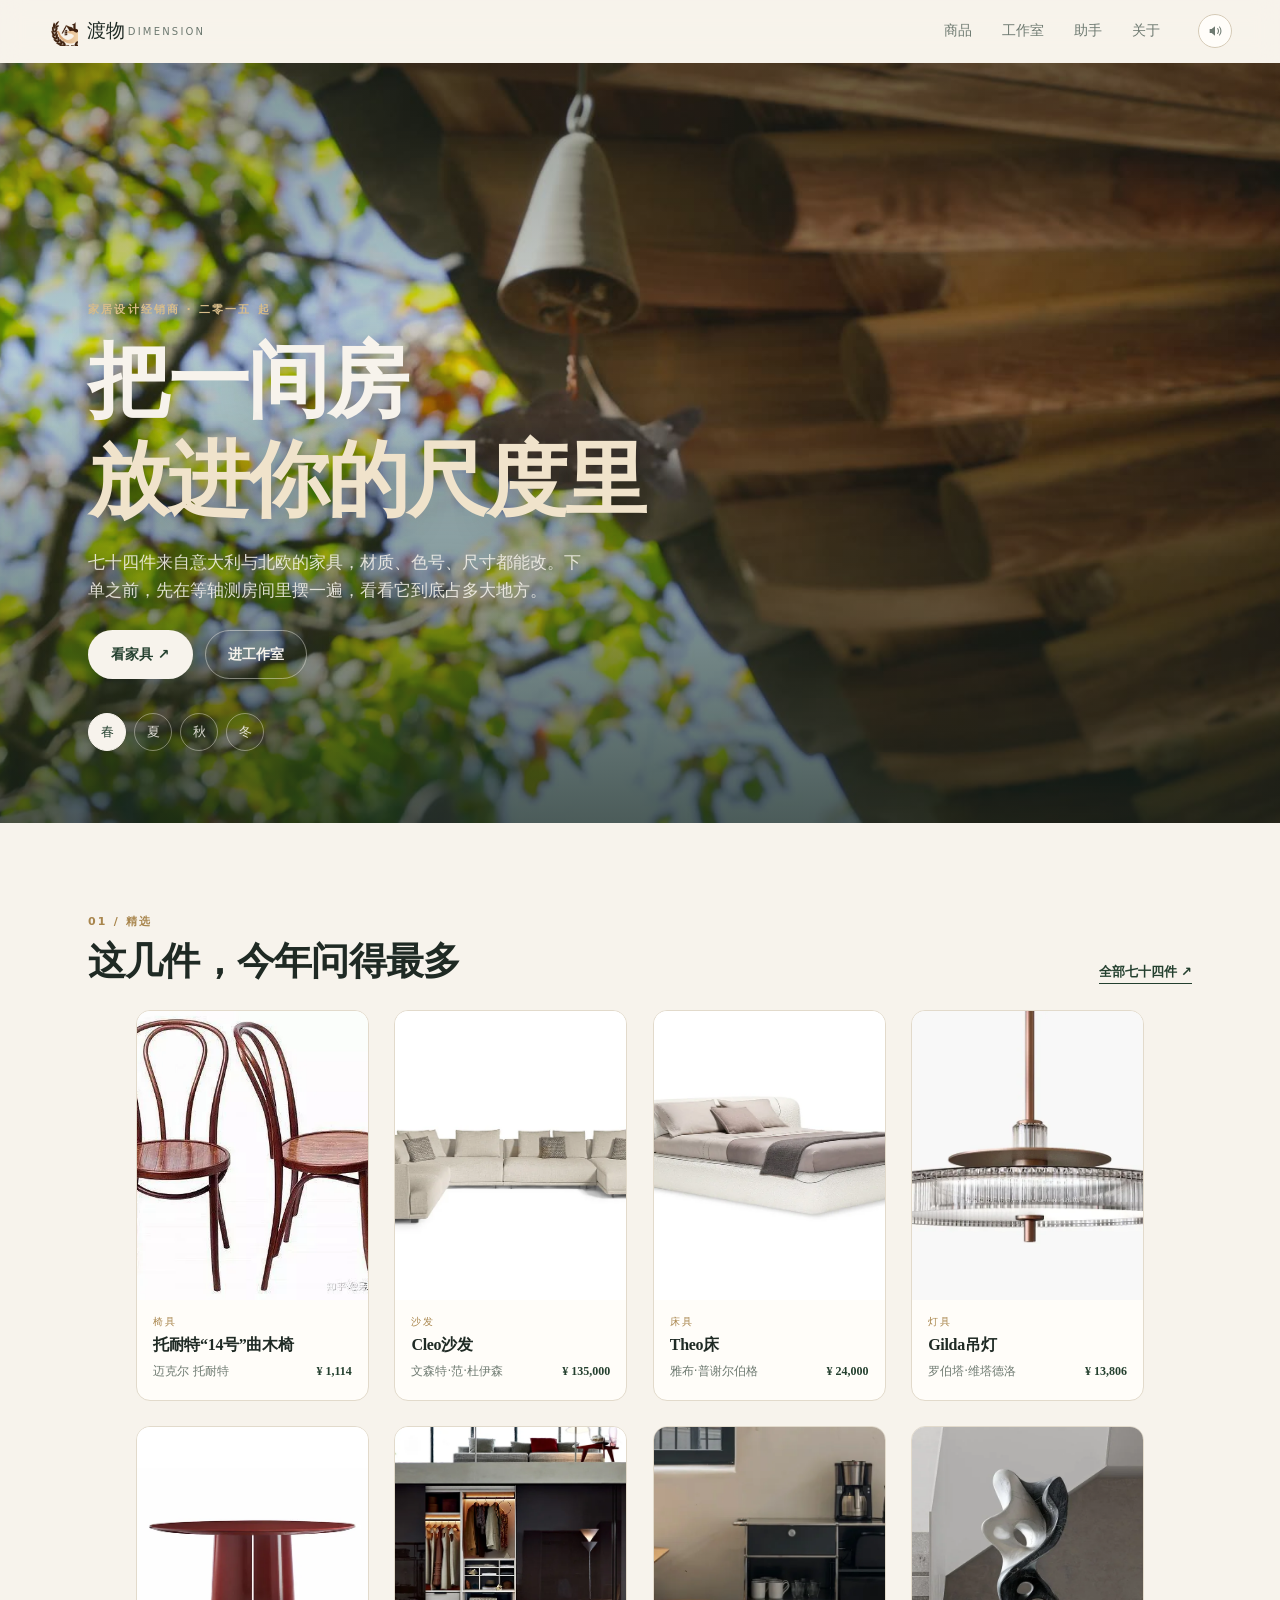
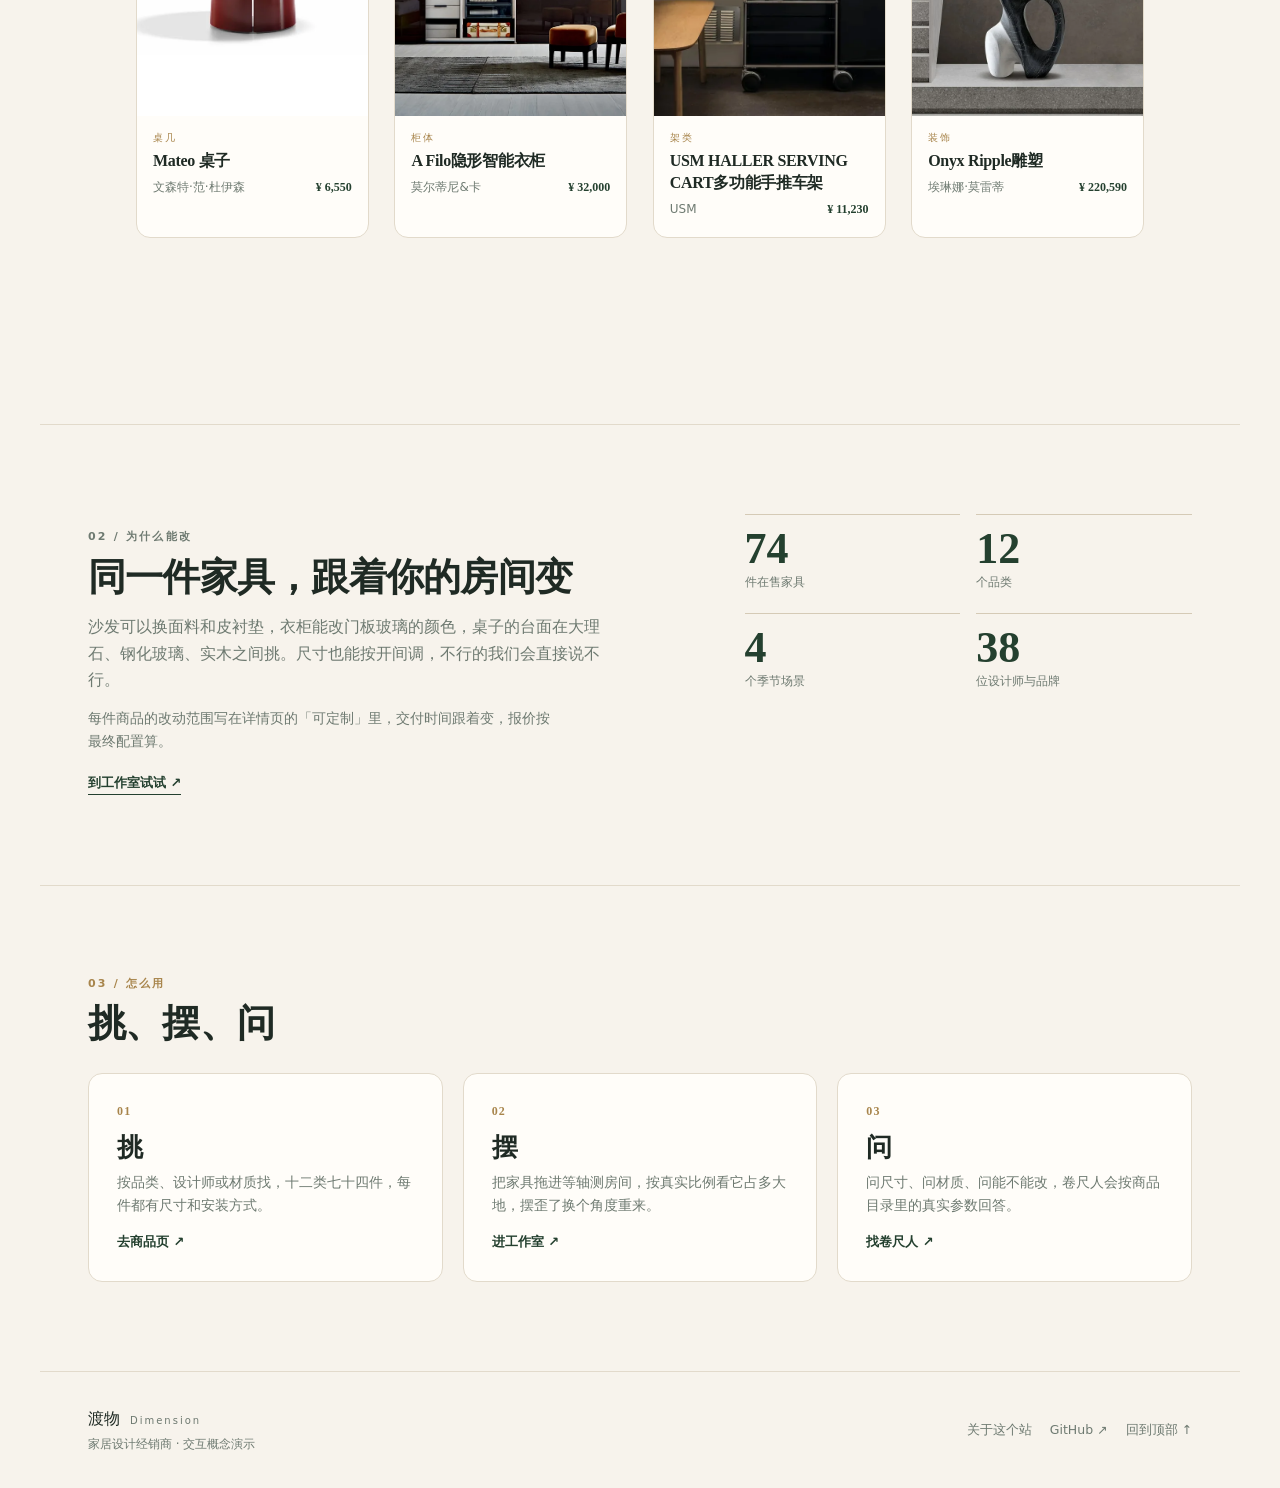
<file: index.html>
<!doctype html>
<html lang="zh-CN">
<head>
<meta charset="utf-8">
<meta name="viewport" content="width=device-width,initial-scale=1">
<title>把一间房放进你的尺度里 · 渡物 Dimension</title>
<meta name="description" content="七十四件可定制的家具，先在等轴测房间里摆一遍。">
<link rel="icon" href="assets/img/favicon.png" sizes="64x64">
<link rel="stylesheet" href="assets/css/site.css">
<script type="module" src="assets/js/main.js"></script>
</head>
<body data-page="index">
<a class="skip" href="#main">跳到正文</a>
<header class="top" id="top">
  <a class="brand" href="index.html">
    <img src="assets/img/logo-mark.png" alt="" width="30" height="30">
    <span>渡物<em>Dimension</em></span>
  </a>
  <nav class="nav" aria-label="站内导航"><a href="products.html">商品</a><a href="studio.html">工作室</a><a href="assistant.html">助手</a><a href="about.html">关于</a></nav>
  <button class="sound" type="button" aria-pressed="false" aria-label="开关背景音乐">
    <svg viewBox="0 0 24 24" aria-hidden="true"><path d="M4 9h3l5-4v14l-5-4H4z"/><path class="wave" d="M16 8.5c1.6 1.7 1.6 5.3 0 7"/><path class="wave" d="M18.8 6c2.8 2.9 2.8 9.1 0 12"/></svg>
  </button>
</header>
<main id="main">

<section class="hero">
  <video class="hero-video" id="heroVideo" muted loop playsinline autoplay preload="auto" poster="assets/img/scenes/spring.jpg">
    <source src="assets/video/spring.mp4" type="video/mp4">
  </video>
  <div class="hero-veil"></div>
  <div class="hero-body">
    <p class="kicker">家居设计经销商 · 二零一五 起</p>
    <h1>把一间房<br><span>放进你的尺度里</span></h1>
    <p class="hero-lead">七十四件来自意大利与北欧的家具，材质、色号、尺寸都能改。下单之前，先在等轴测房间里摆一遍，看看它到底占多大地方。</p>
    <div class="hero-actions">
      <a class="btn solid" href="products.html">看家具 ↗</a>
      <a class="btn ghost" href="studio.html">进工作室</a>
    </div>
    <div class="seasons" role="group" aria-label="切换季节场景">
      <button type="button" class="season" data-season="spring" aria-pressed="true">春</button><button type="button" class="season" data-season="summer" aria-pressed="false">夏</button><button type="button" class="season" data-season="autumn" aria-pressed="false">秋</button><button type="button" class="season" data-season="winter" aria-pressed="false">冬</button>
    </div>
  </div>
</section>

<section class="band">
  <div class="band-head">
    <div><p class="kicker">01 / 精选</p><h2>这几件，今年问得最多</h2></div>
    <a class="link" href="products.html">全部七十四件 ↗</a>
  </div>
  <div class="grid products-grid" id="featured" aria-busy="true">正在读取…</div>
</section>

<section class="band split-band">
  <div class="split-copy">
    <p class="kicker">02 / 为什么能改</p>
    <h2>同一件家具，跟着你的房间变</h2>
    <p>沙发可以换面料和皮衬垫，衣柜能改门板玻璃的颜色，桌子的台面在大理石、钢化玻璃、实木之间挑。尺寸也能按开间调，不行的我们会直接说不行。</p>
    <p class="muted">每件商品的改动范围写在详情页的「可定制」里，交付时间跟着变，报价按最终配置算。</p>
    <a class="link" href="studio.html">到工作室试试 ↗</a>
  </div>
  <ul class="facts">
    <li><b>74</b><span>件在售家具</span></li>
    <li><b>12</b><span>个品类</span></li>
    <li><b>4</b><span>个季节场景</span></li>
    <li><b>38</b><span>位设计师与品牌</span></li>
  </ul>
</section>

<section class="band">
  <div class="band-head"><div><p class="kicker">03 / 怎么用</p><h2>挑、摆、问</h2></div></div>
  <div class="entry-grid">
    <a href="products.html"><b>01</b><h3>挑</h3><p>按品类、设计师或材质找，十二类七十四件，每件都有尺寸和安装方式。</p><span>去商品页 ↗</span></a>
    <a href="studio.html"><b>02</b><h3>摆</h3><p>把家具拖进等轴测房间，按真实比例看它占多大地，摆歪了换个角度重来。</p><span>进工作室 ↗</span></a>
    <a href="assistant.html"><b>03</b><h3>问</h3><p>问尺寸、问材质、问能不能改，卷尺人会按商品目录里的真实参数回答。</p><span>找卷尺人 ↗</span></a>
  </div>
</section>

</main>
<footer class="foot">
  <div class="foot-main">
    <p class="foot-brand">渡物 <em>Dimension</em></p>
    <p class="foot-line">家居设计经销商 · 交互概念演示</p>
  </div>
  <div class="foot-links">
    <a href="about.html">关于这个站</a>
    <a href="https://github.com/Zhang-yvxuan/duwu-dimension" target="_blank" rel="noopener">GitHub ↗</a>
    <a href="#top">回到顶部 ↑</a>
  </div>
</footer>
<audio id="bgm" src="assets/audio/piano-loop.mp3" loop preload="none"></audio>
</body>
</html>
</file>
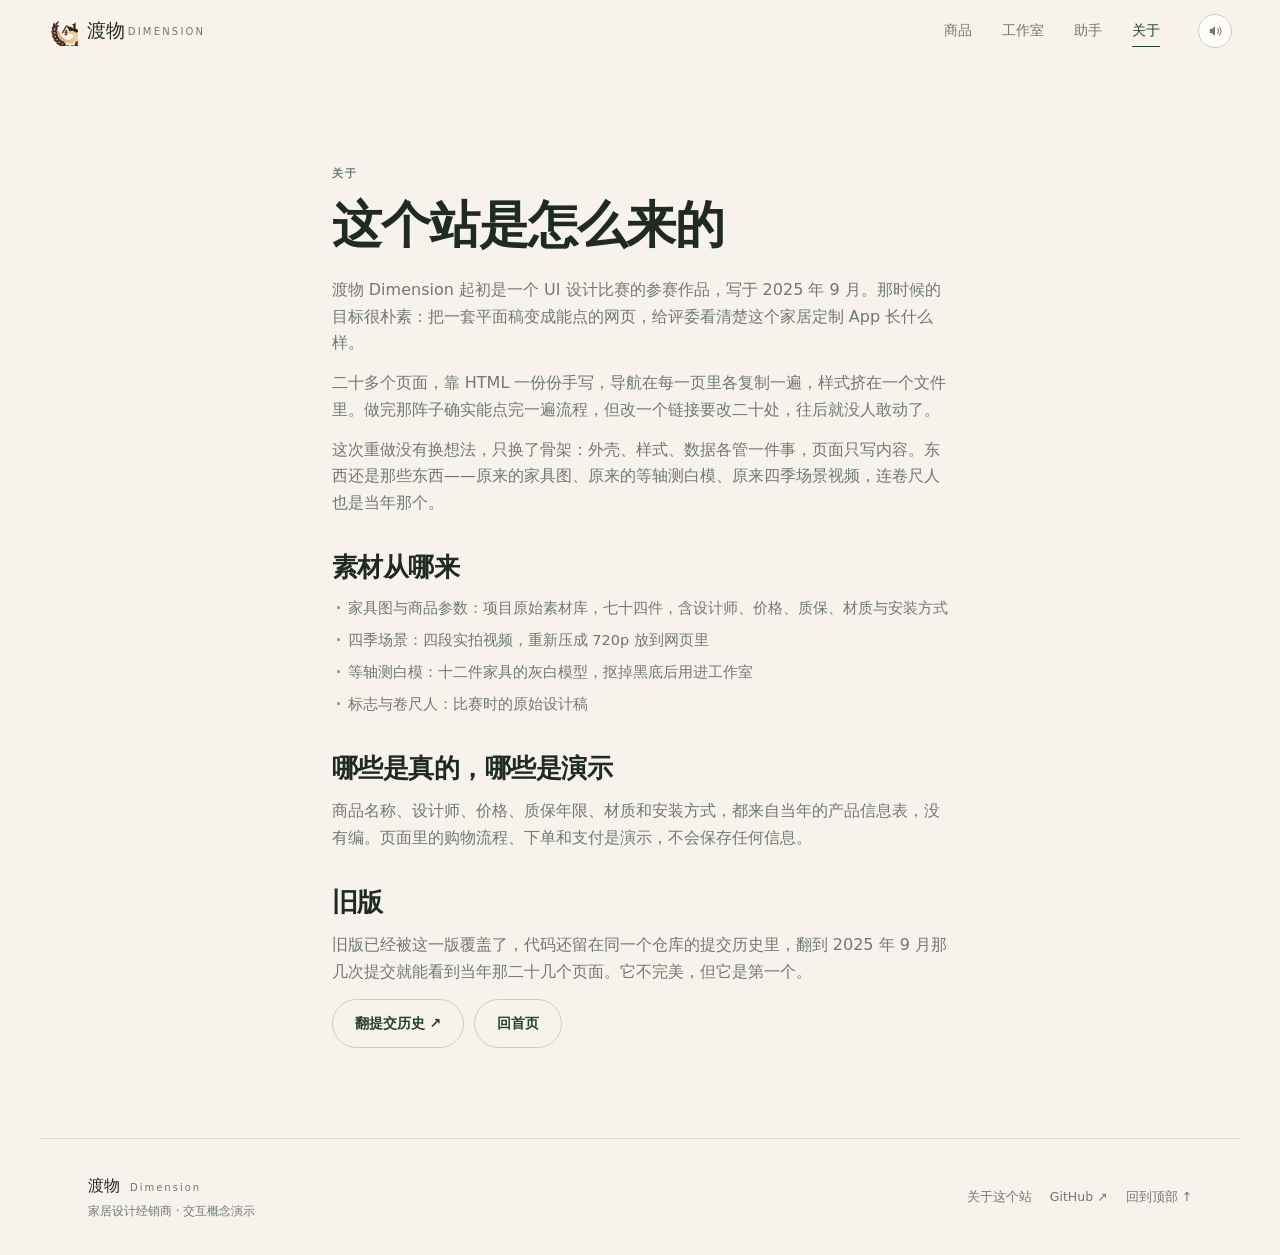
<file: about.html>
<!doctype html>
<html lang="zh-CN">
<head>
<meta charset="utf-8">
<meta name="viewport" content="width=device-width,initial-scale=1">
<title>关于这个站 · 渡物 Dimension</title>
<meta name="description" content="渡物 Dimension 的来路、素材来源与旧版入口。">
<link rel="icon" href="assets/img/favicon.png" sizes="64x64">
<link rel="stylesheet" href="assets/css/site.css">
<script type="module" src="assets/js/main.js"></script>
</head>
<body data-page="about">
<a class="skip" href="#main">跳到正文</a>
<header class="top" id="top">
  <a class="brand" href="index.html">
    <img src="assets/img/logo-mark.png" alt="" width="30" height="30">
    <span>渡物<em>Dimension</em></span>
  </a>
  <nav class="nav" aria-label="站内导航"><a href="products.html">商品</a><a href="studio.html">工作室</a><a href="assistant.html">助手</a><a href="about.html" aria-current="page">关于</a></nav>
  <button class="sound" type="button" aria-pressed="false" aria-label="开关背景音乐">
    <svg viewBox="0 0 24 24" aria-hidden="true"><path d="M4 9h3l5-4v14l-5-4H4z"/><path class="wave" d="M16 8.5c1.6 1.7 1.6 5.3 0 7"/><path class="wave" d="M18.8 6c2.8 2.9 2.8 9.1 0 12"/></svg>
  </button>
</header>
<main id="main">

<article class="prose">
  <p class="kicker">关于</p>
  <h1>这个站是怎么来的</h1>
  <p>渡物 Dimension 起初是一个 UI 设计比赛的参赛作品，写于 2025 年 9 月。那时候的目标很朴素：把一套平面稿变成能点的网页，给评委看清楚这个家居定制 App 长什么样。</p>
  <p>二十多个页面，靠 HTML 一份份手写，导航在每一页里各复制一遍，样式挤在一个文件里。做完那阵子确实能点完一遍流程，但改一个链接要改二十处，往后就没人敢动了。</p>
  <p>这次重做没有换想法，只换了骨架：外壳、样式、数据各管一件事，页面只写内容。东西还是那些东西——原来的家具图、原来的等轴测白模、原来四季场景视频，连卷尺人也是当年那个。</p>

  <h2>素材从哪来</h2>
  <ul>
    <li>家具图与商品参数：项目原始素材库，七十四件，含设计师、价格、质保、材质与安装方式</li>
    <li>四季场景：四段实拍视频，重新压成 720p 放到网页里</li>
    <li>等轴测白模：十二件家具的灰白模型，抠掉黑底后用进工作室</li>
    <li>标志与卷尺人：比赛时的原始设计稿</li>
  </ul>

  <h2>哪些是真的，哪些是演示</h2>
  <p>商品名称、设计师、价格、质保年限、材质和安装方式，都来自当年的产品信息表，没有编。页面里的购物流程、下单和支付是演示，不会保存任何信息。</p>

  <h2>旧版</h2>
  <p>旧版已经被这一版覆盖了，代码还留在同一个仓库的提交历史里，翻到 2025 年 9 月那几次提交就能看到当年那二十几个页面。它不完美，但它是第一个。</p>
  <p class="prose-links">
    <a class="btn ghost" href="https://github.com/Zhang-yvxuan/duwu-dimension/commits/main" target="_blank" rel="noopener">翻提交历史 ↗</a>
    <a class="btn ghost" href="index.html">回首页</a>
  </p>
</article>

</main>
<footer class="foot">
  <div class="foot-main">
    <p class="foot-brand">渡物 <em>Dimension</em></p>
    <p class="foot-line">家居设计经销商 · 交互概念演示</p>
  </div>
  <div class="foot-links">
    <a href="about.html">关于这个站</a>
    <a href="https://github.com/Zhang-yvxuan/duwu-dimension" target="_blank" rel="noopener">GitHub ↗</a>
    <a href="#top">回到顶部 ↑</a>
  </div>
</footer>
<audio id="bgm" src="assets/audio/piano-loop.mp3" loop preload="none"></audio>
</body>
</html>
</file>
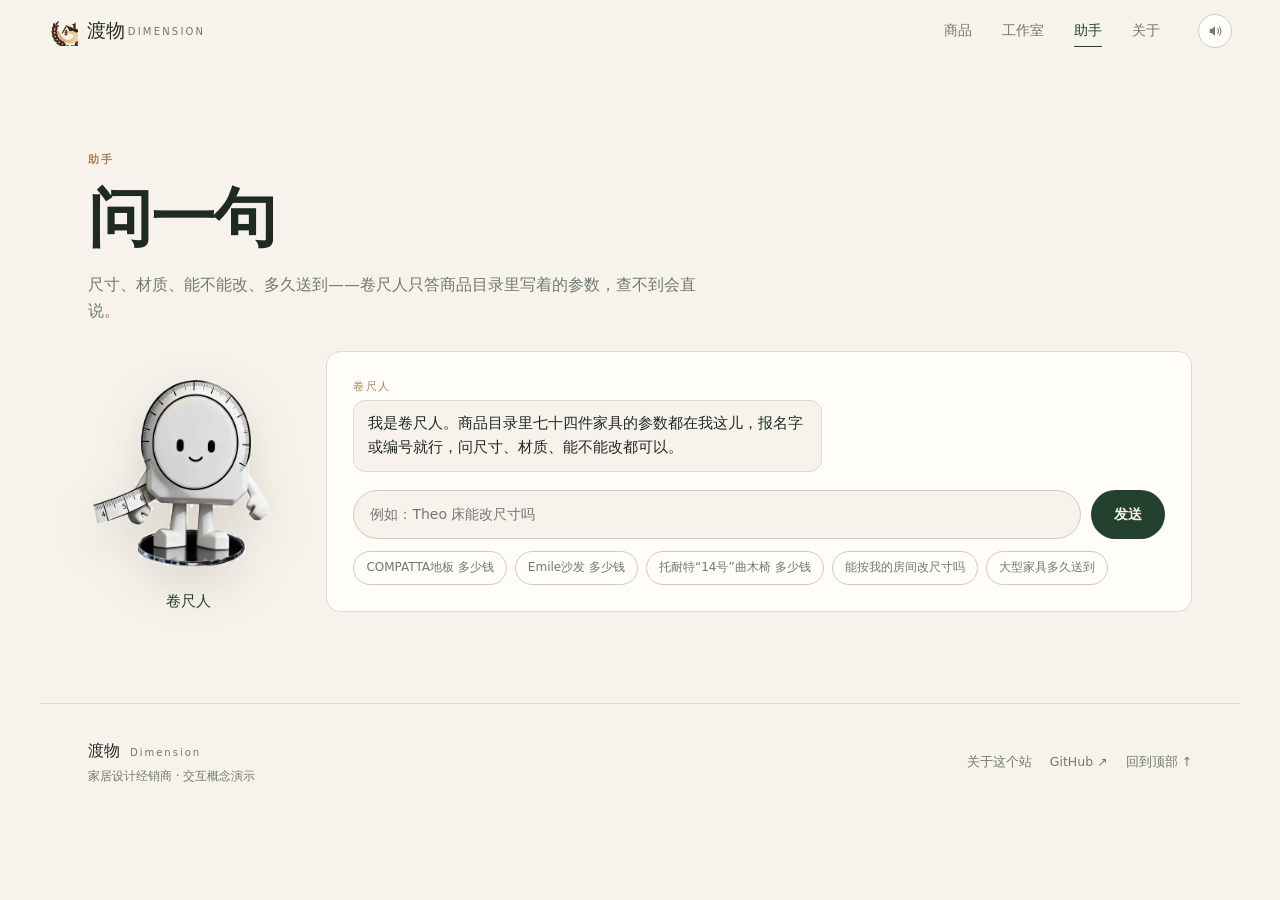
<file: assistant.html>
<!doctype html>
<html lang="zh-CN">
<head>
<meta charset="utf-8">
<meta name="viewport" content="width=device-width,initial-scale=1">
<title>问一句 · 渡物 Dimension</title>
<meta name="description" content="卷尺人按商品目录回答尺寸、材质与定制问题。">
<link rel="icon" href="assets/img/favicon.png" sizes="64x64">
<link rel="stylesheet" href="assets/css/site.css">
<script type="module" src="assets/js/main.js"></script>
</head>
<body data-page="assistant">
<a class="skip" href="#main">跳到正文</a>
<header class="top" id="top">
  <a class="brand" href="index.html">
    <img src="assets/img/logo-mark.png" alt="" width="30" height="30">
    <span>渡物<em>Dimension</em></span>
  </a>
  <nav class="nav" aria-label="站内导航"><a href="products.html">商品</a><a href="studio.html">工作室</a><a href="assistant.html" aria-current="page">助手</a><a href="about.html">关于</a></nav>
  <button class="sound" type="button" aria-pressed="false" aria-label="开关背景音乐">
    <svg viewBox="0 0 24 24" aria-hidden="true"><path d="M4 9h3l5-4v14l-5-4H4z"/><path class="wave" d="M16 8.5c1.6 1.7 1.6 5.3 0 7"/><path class="wave" d="M18.8 6c2.8 2.9 2.8 9.1 0 12"/></svg>
  </button>
</header>
<main id="main">

<header class="page-head">
  <p class="kicker">助手</p>
  <h1>问一句</h1>
  <p>尺寸、材质、能不能改、多久送到——卷尺人只答商品目录里写着的参数，查不到会直说。</p>
</header>

<div class="chat">
  <div class="chat-figure">
    <img src="assets/img/bot.png" alt="卷尺人，渡物的 AI 助手" width="220" height="220">
    <p class="chat-name">卷尺人</p>
  </div>
  <div class="chat-main">
    <div class="chat-log" id="log" aria-live="polite"></div>
    <form class="chat-form" id="form">
      <label class="sr" for="msg">输入问题</label>
      <input id="msg" type="text" placeholder="例如：Theo 床能改尺寸吗" autocomplete="off">
      <button class="btn solid" type="submit">发送</button>
    </form>
    <div class="chat-suggest" id="suggest"></div>
  </div>
</div>

</main>
<footer class="foot">
  <div class="foot-main">
    <p class="foot-brand">渡物 <em>Dimension</em></p>
    <p class="foot-line">家居设计经销商 · 交互概念演示</p>
  </div>
  <div class="foot-links">
    <a href="about.html">关于这个站</a>
    <a href="https://github.com/Zhang-yvxuan/duwu-dimension" target="_blank" rel="noopener">GitHub ↗</a>
    <a href="#top">回到顶部 ↑</a>
  </div>
</footer>
<audio id="bgm" src="assets/audio/piano-loop.mp3" loop preload="none"></audio>
</body>
</html>
</file>
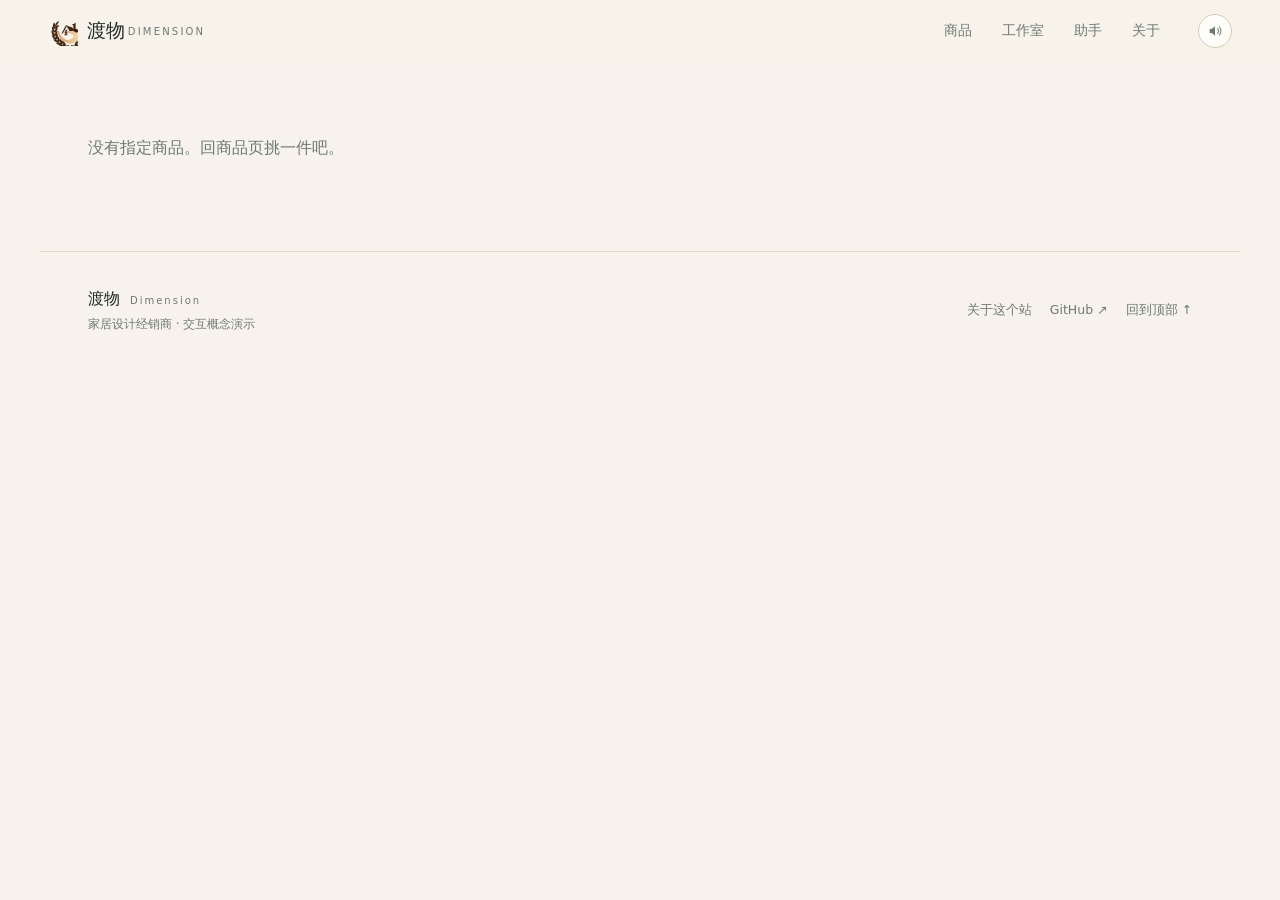
<file: detail.html>
<!doctype html>
<html lang="zh-CN">
<head>
<meta charset="utf-8">
<meta name="viewport" content="width=device-width,initial-scale=1">
<title>商品详情 · 渡物 Dimension</title>
<meta name="description" content="尺寸、材质、质保与可定制范围。">
<link rel="icon" href="assets/img/favicon.png" sizes="64x64">
<link rel="stylesheet" href="assets/css/site.css">
<script type="module" src="assets/js/main.js"></script>
</head>
<body data-page="detail">
<a class="skip" href="#main">跳到正文</a>
<header class="top" id="top">
  <a class="brand" href="index.html">
    <img src="assets/img/logo-mark.png" alt="" width="30" height="30">
    <span>渡物<em>Dimension</em></span>
  </a>
  <nav class="nav" aria-label="站内导航"><a href="products.html">商品</a><a href="studio.html">工作室</a><a href="assistant.html">助手</a><a href="about.html">关于</a></nav>
  <button class="sound" type="button" aria-pressed="false" aria-label="开关背景音乐">
    <svg viewBox="0 0 24 24" aria-hidden="true"><path d="M4 9h3l5-4v14l-5-4H4z"/><path class="wave" d="M16 8.5c1.6 1.7 1.6 5.3 0 7"/><path class="wave" d="M18.8 6c2.8 2.9 2.8 9.1 0 12"/></svg>
  </button>
</header>
<main id="main">

<section class="detail" id="detail" aria-busy="true">
  <p class="loading">正在读取商品…</p>
</section>

</main>
<footer class="foot">
  <div class="foot-main">
    <p class="foot-brand">渡物 <em>Dimension</em></p>
    <p class="foot-line">家居设计经销商 · 交互概念演示</p>
  </div>
  <div class="foot-links">
    <a href="about.html">关于这个站</a>
    <a href="https://github.com/Zhang-yvxuan/duwu-dimension" target="_blank" rel="noopener">GitHub ↗</a>
    <a href="#top">回到顶部 ↑</a>
  </div>
</footer>
<audio id="bgm" src="assets/audio/piano-loop.mp3" loop preload="none"></audio>
</body>
</html>
</file>
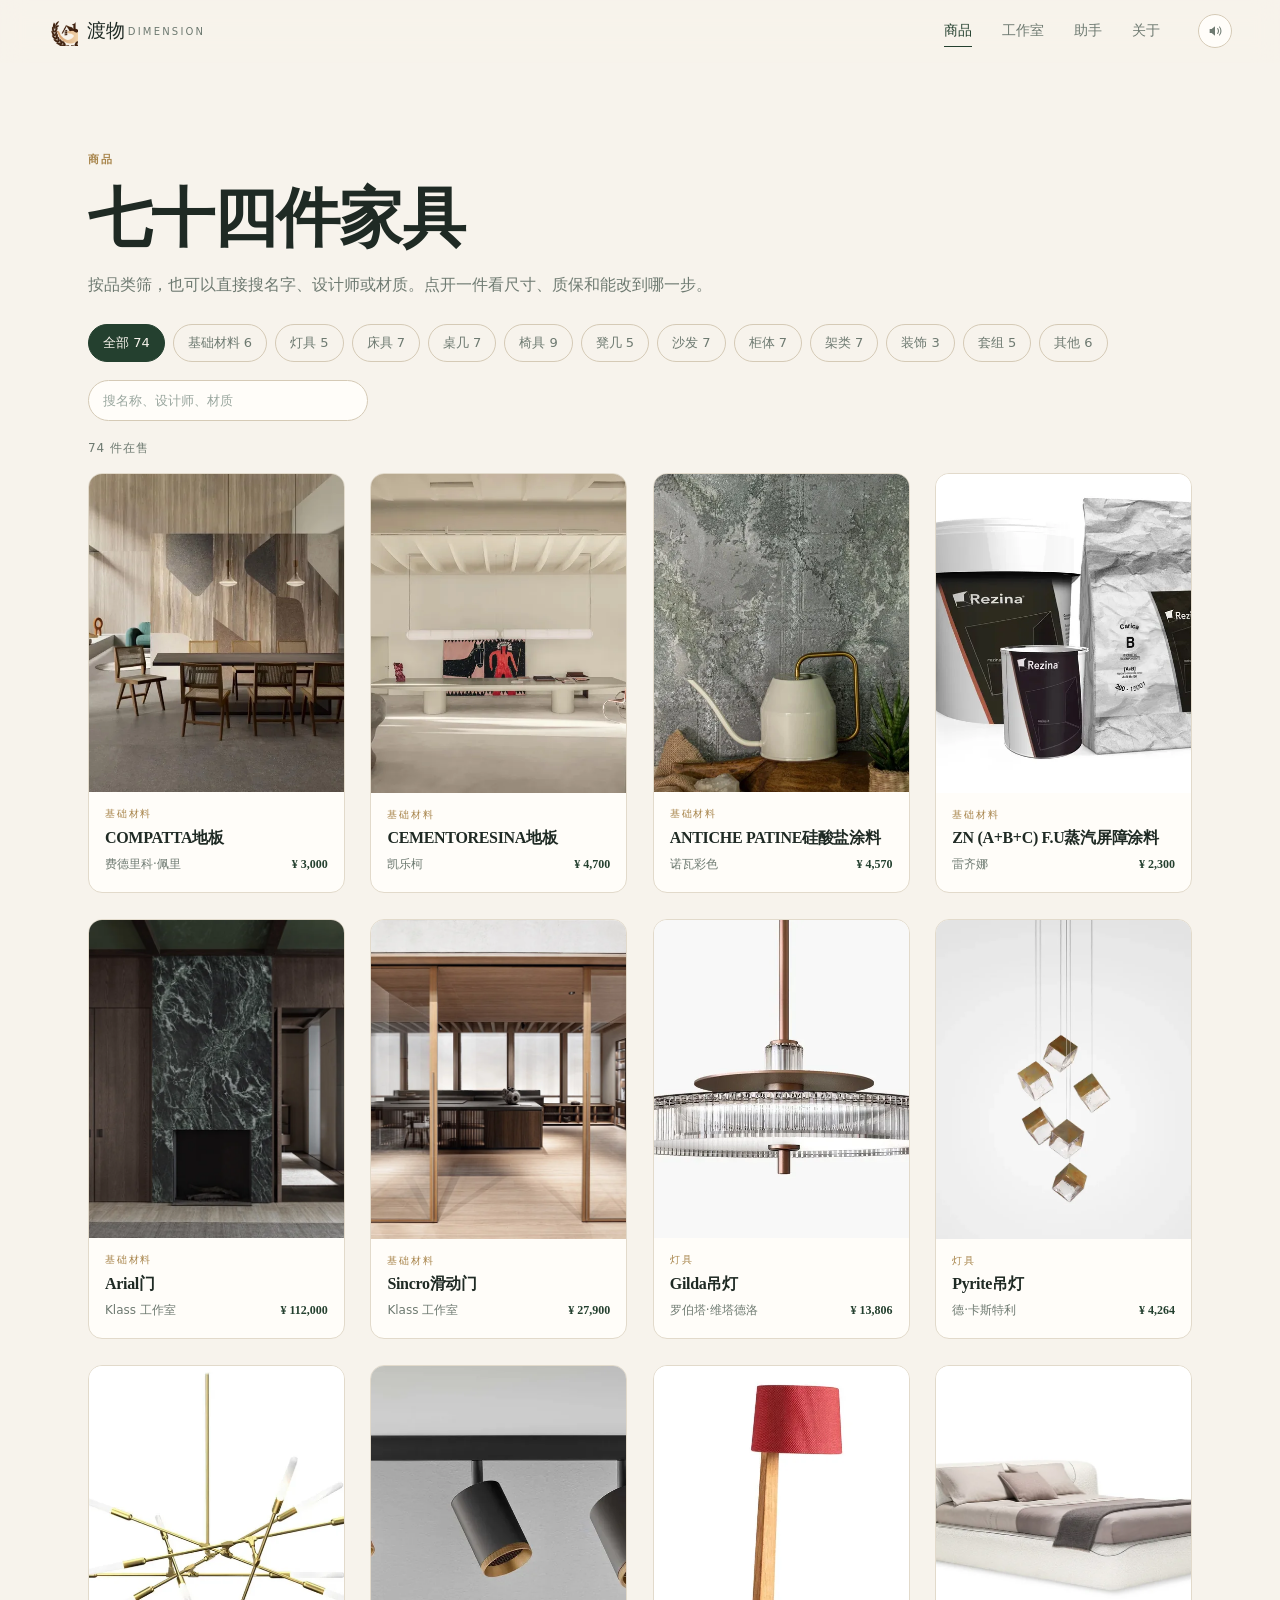
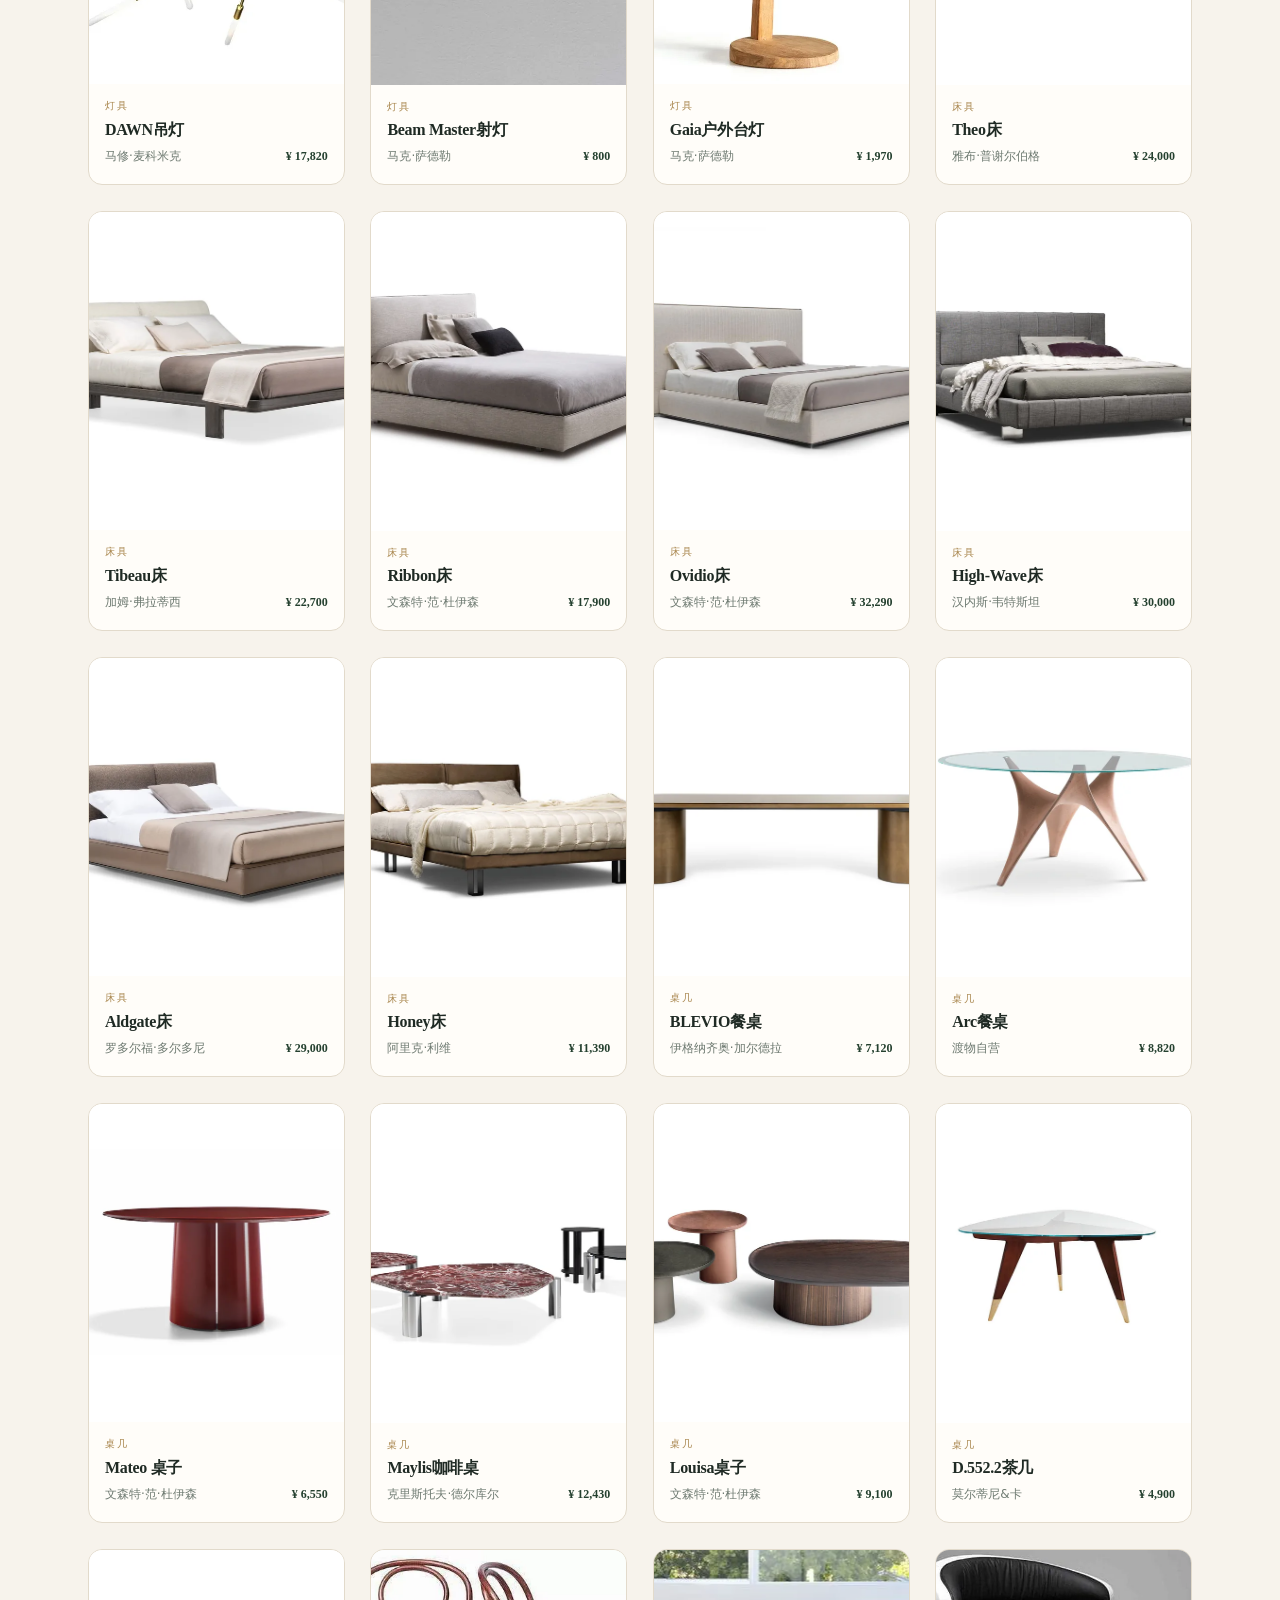
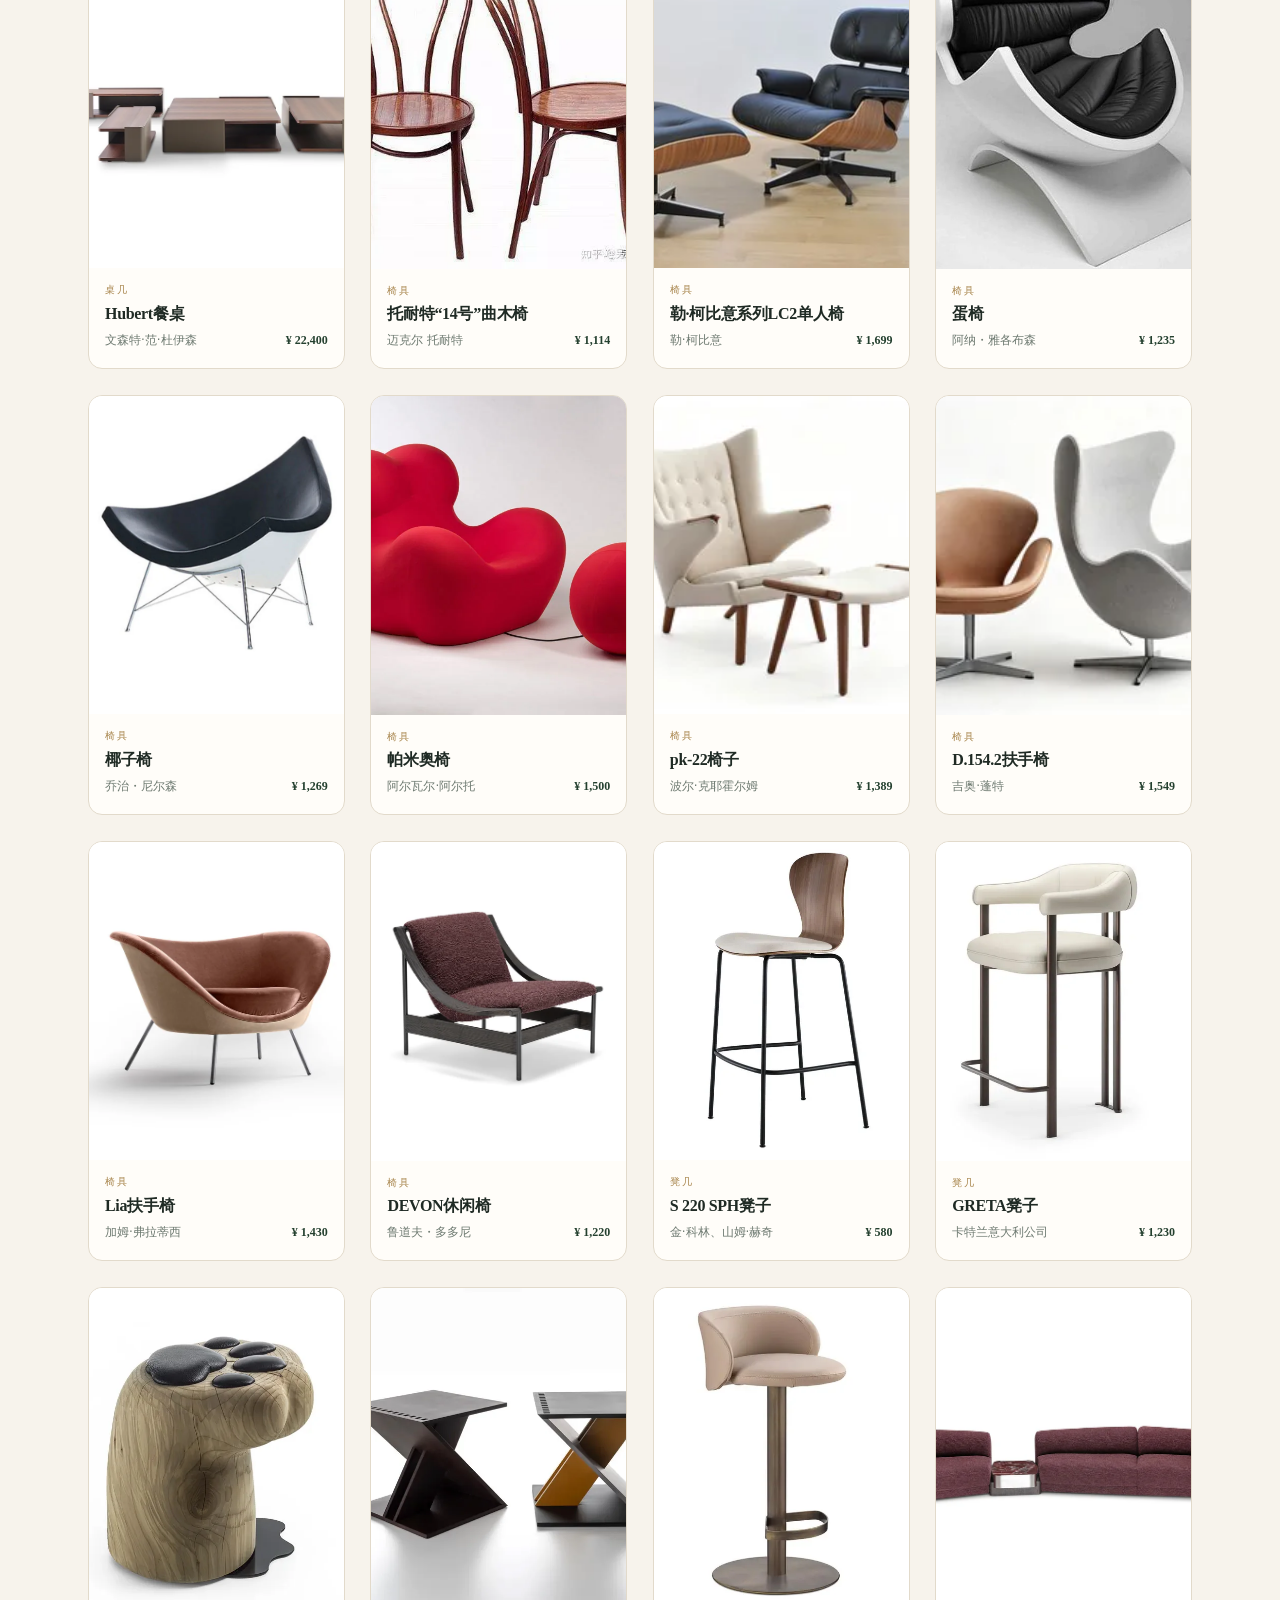
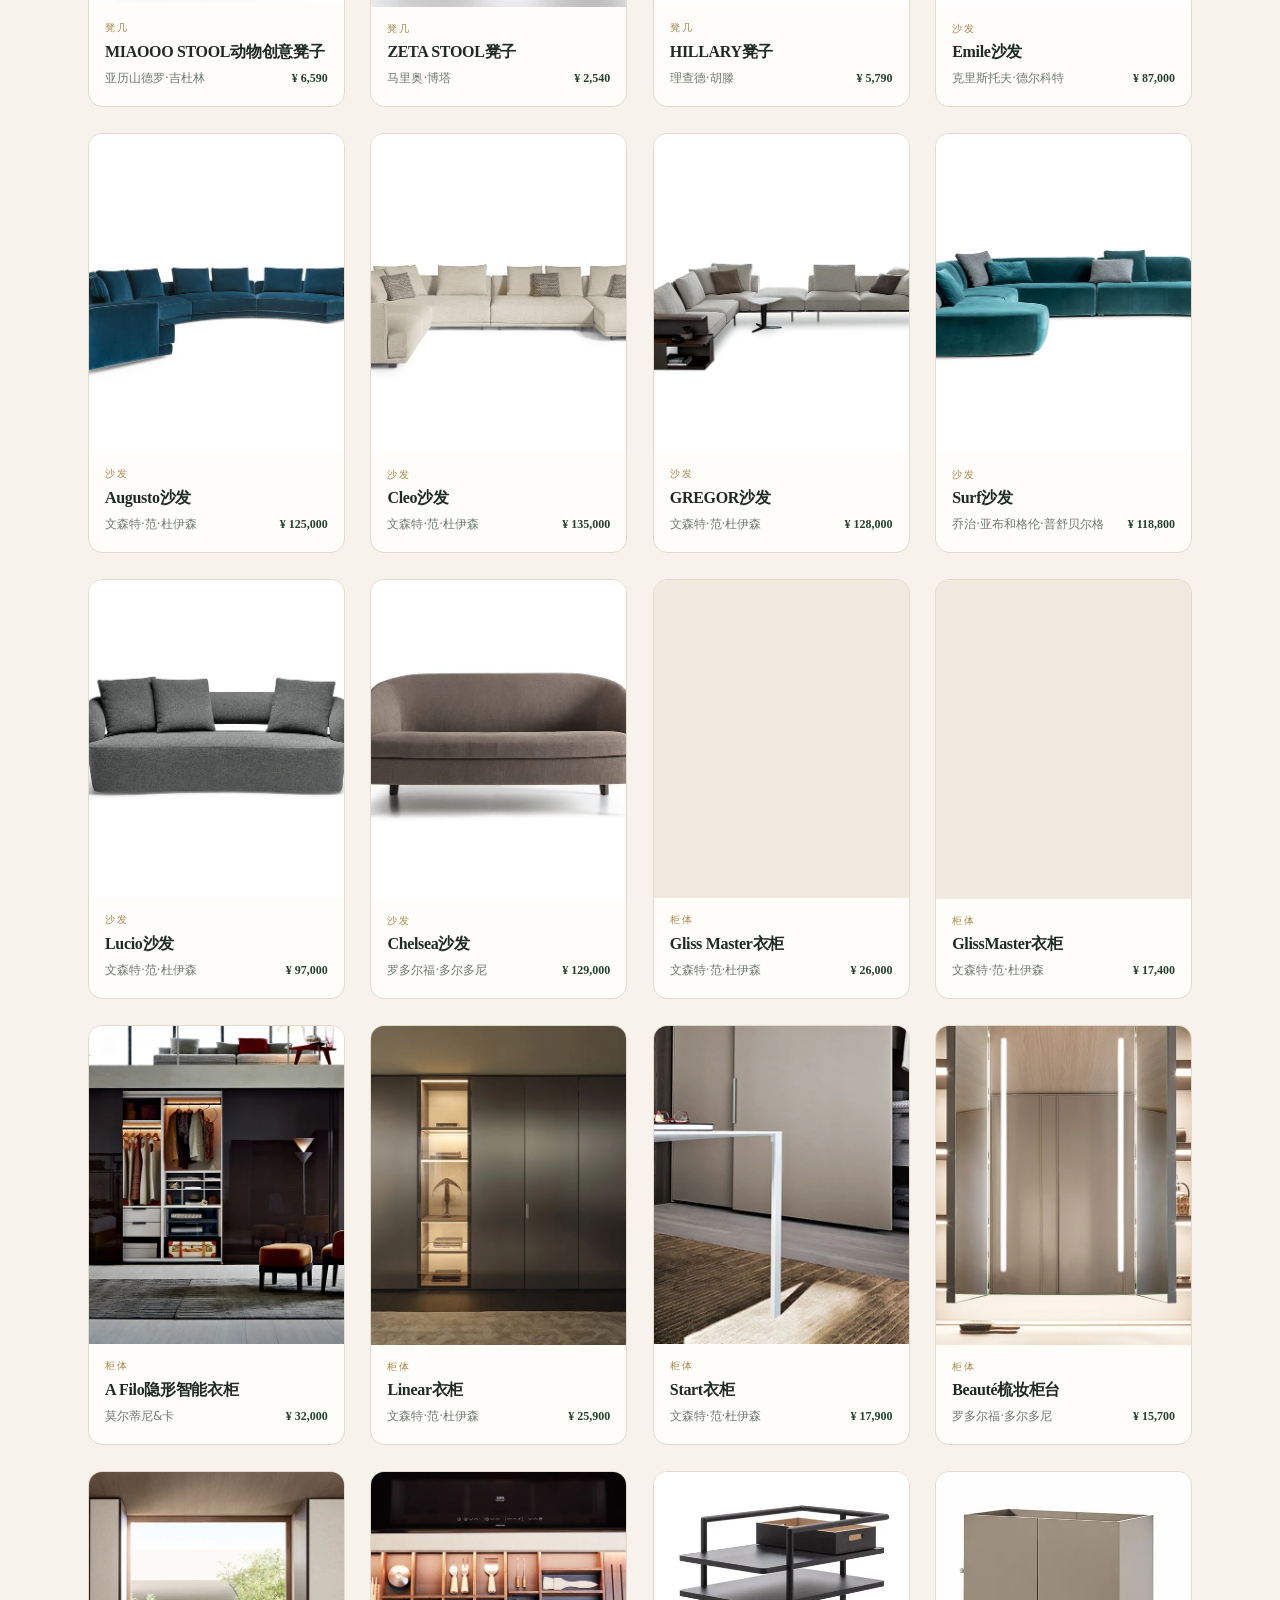
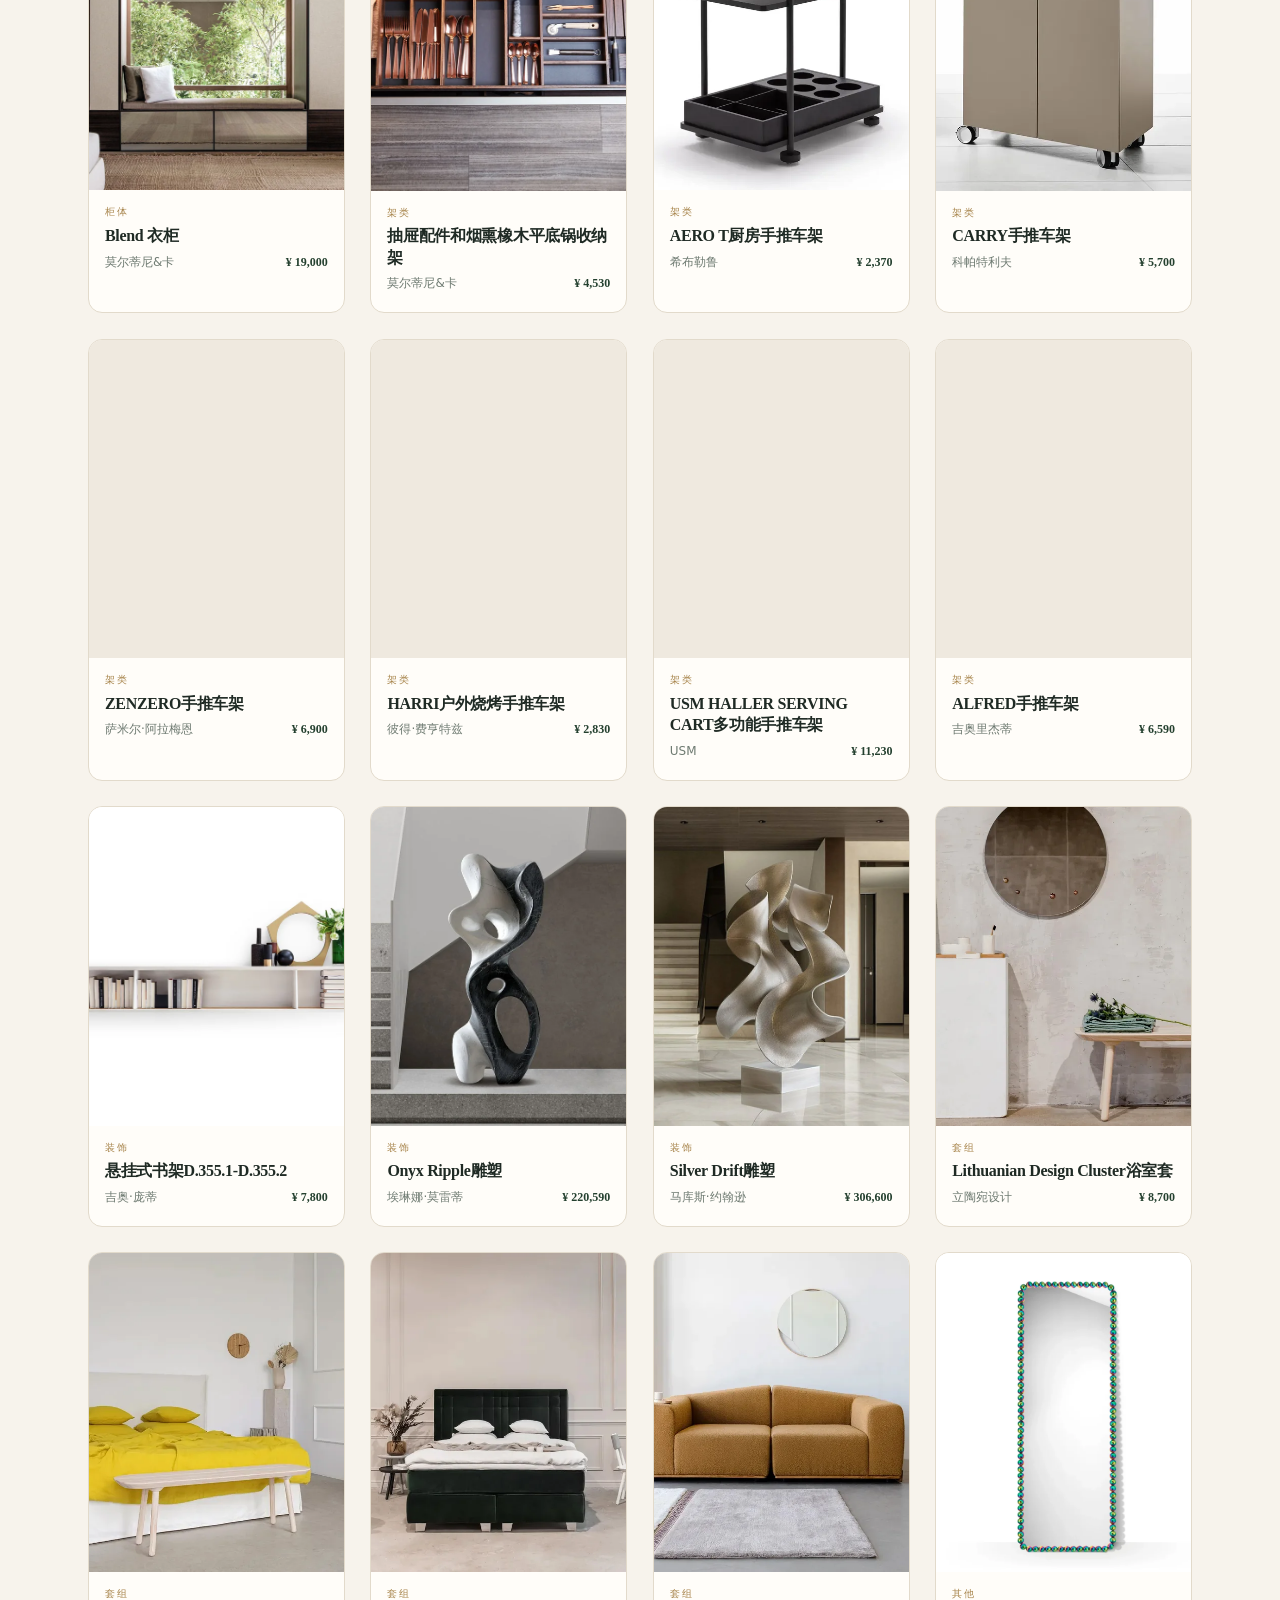
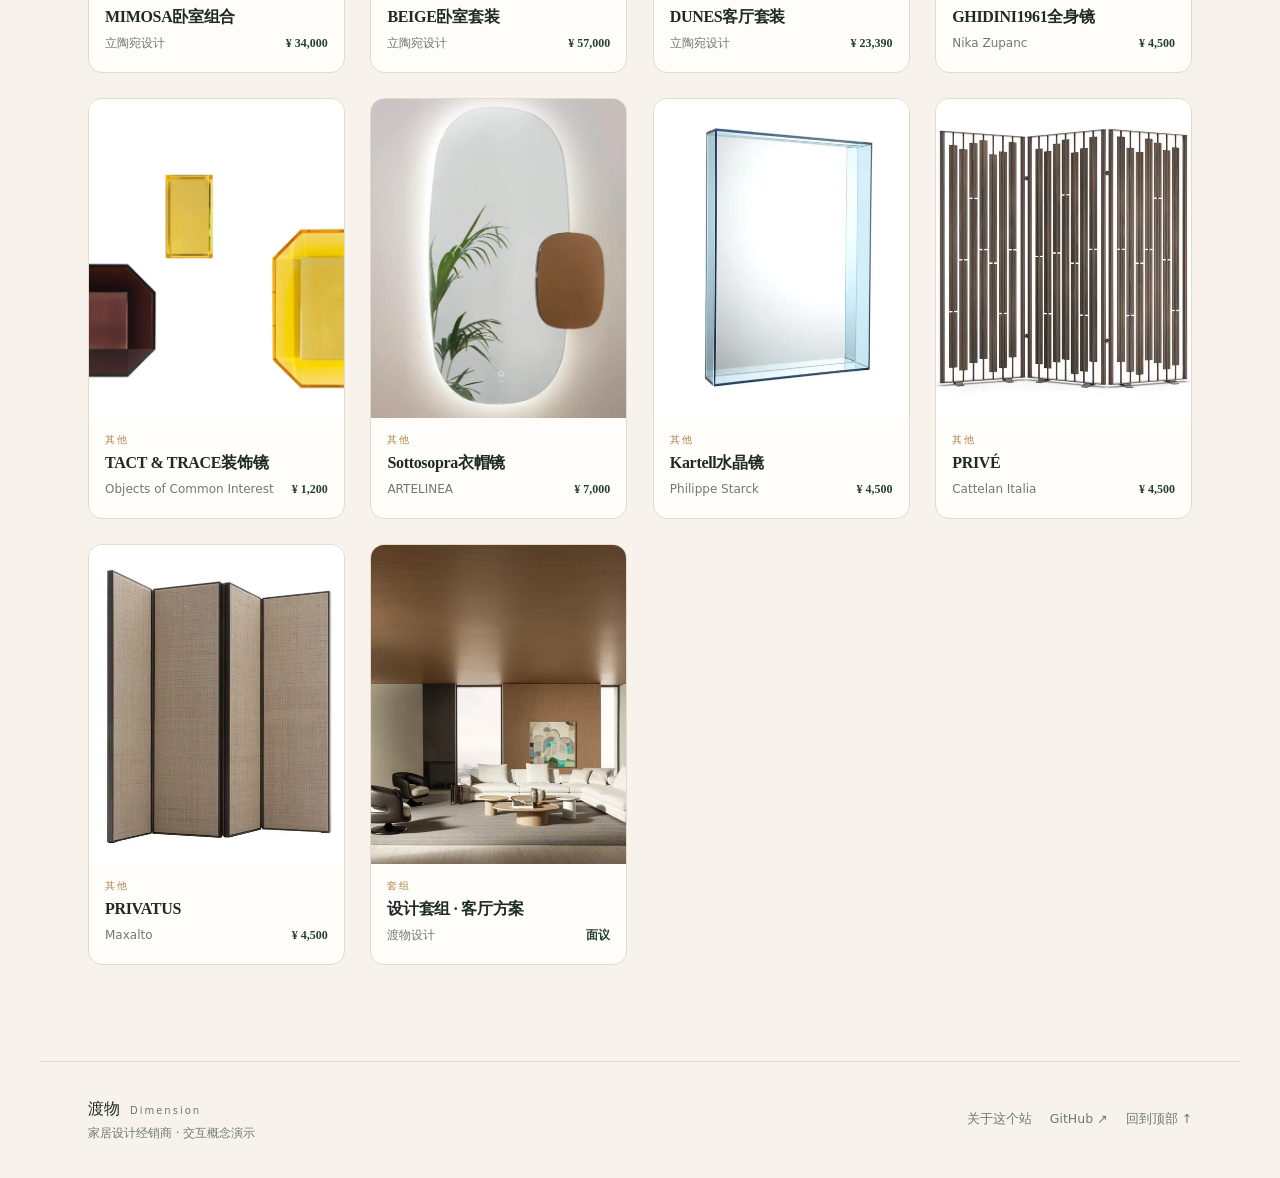
<file: products.html>
<!doctype html>
<html lang="zh-CN">
<head>
<meta charset="utf-8">
<meta name="viewport" content="width=device-width,initial-scale=1">
<title>七十四件家具 · 渡物 Dimension</title>
<meta name="description" content="按品类、设计师与材质浏览渡物的在售家具。">
<link rel="icon" href="assets/img/favicon.png" sizes="64x64">
<link rel="stylesheet" href="assets/css/site.css">
<script type="module" src="assets/js/main.js"></script>
</head>
<body data-page="products">
<a class="skip" href="#main">跳到正文</a>
<header class="top" id="top">
  <a class="brand" href="index.html">
    <img src="assets/img/logo-mark.png" alt="" width="30" height="30">
    <span>渡物<em>Dimension</em></span>
  </a>
  <nav class="nav" aria-label="站内导航"><a href="products.html" aria-current="page">商品</a><a href="studio.html">工作室</a><a href="assistant.html">助手</a><a href="about.html">关于</a></nav>
  <button class="sound" type="button" aria-pressed="false" aria-label="开关背景音乐">
    <svg viewBox="0 0 24 24" aria-hidden="true"><path d="M4 9h3l5-4v14l-5-4H4z"/><path class="wave" d="M16 8.5c1.6 1.7 1.6 5.3 0 7"/><path class="wave" d="M18.8 6c2.8 2.9 2.8 9.1 0 12"/></svg>
  </button>
</header>
<main id="main">

<header class="page-head">
  <p class="kicker">商品</p>
  <h1>七十四件家具</h1>
  <p>按品类筛，也可以直接搜名字、设计师或材质。点开一件看尺寸、质保和能改到哪一步。</p>
</header>

<div class="toolbar">
  <div class="chips" id="cats" role="group" aria-label="品类筛选"></div>
  <label class="search">
    <span class="sr">搜索</span>
    <input id="q" type="search" placeholder="搜名称、设计师、材质" autocomplete="off">
  </label>
</div>
<p class="count" id="count" role="status"></p>
<div class="grid products-grid" id="grid" aria-busy="true">正在读取…</div>

</main>
<footer class="foot">
  <div class="foot-main">
    <p class="foot-brand">渡物 <em>Dimension</em></p>
    <p class="foot-line">家居设计经销商 · 交互概念演示</p>
  </div>
  <div class="foot-links">
    <a href="about.html">关于这个站</a>
    <a href="https://github.com/Zhang-yvxuan/duwu-dimension" target="_blank" rel="noopener">GitHub ↗</a>
    <a href="#top">回到顶部 ↑</a>
  </div>
</footer>
<audio id="bgm" src="assets/audio/piano-loop.mp3" loop preload="none"></audio>
</body>
</html>
</file>
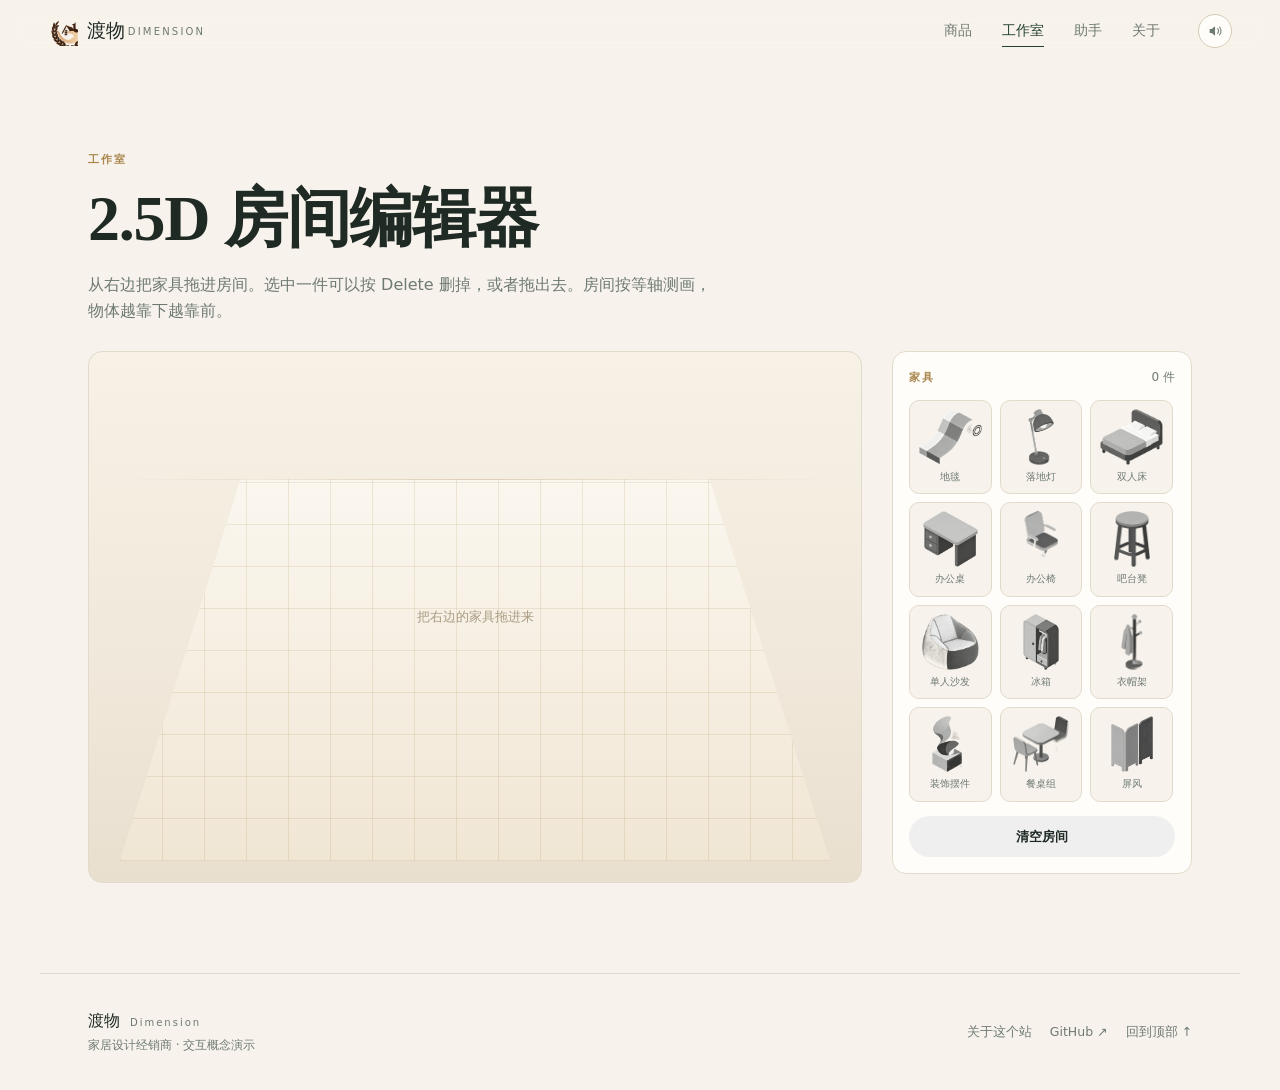
<file: studio.html>
<!doctype html>
<html lang="zh-CN">
<head>
<meta charset="utf-8">
<meta name="viewport" content="width=device-width,initial-scale=1">
<title>2.5D 房间编辑器 · 渡物 Dimension</title>
<meta name="description" content="把家具拖进等轴测房间，按真实比例摆一摆。">
<link rel="icon" href="assets/img/favicon.png" sizes="64x64">
<link rel="stylesheet" href="assets/css/site.css">
<script type="module" src="assets/js/main.js"></script>
</head>
<body data-page="studio">
<a class="skip" href="#main">跳到正文</a>
<header class="top" id="top">
  <a class="brand" href="index.html">
    <img src="assets/img/logo-mark.png" alt="" width="30" height="30">
    <span>渡物<em>Dimension</em></span>
  </a>
  <nav class="nav" aria-label="站内导航"><a href="products.html">商品</a><a href="studio.html" aria-current="page">工作室</a><a href="assistant.html">助手</a><a href="about.html">关于</a></nav>
  <button class="sound" type="button" aria-pressed="false" aria-label="开关背景音乐">
    <svg viewBox="0 0 24 24" aria-hidden="true"><path d="M4 9h3l5-4v14l-5-4H4z"/><path class="wave" d="M16 8.5c1.6 1.7 1.6 5.3 0 7"/><path class="wave" d="M18.8 6c2.8 2.9 2.8 9.1 0 12"/></svg>
  </button>
</header>
<main id="main">

<header class="page-head">
  <p class="kicker">工作室</p>
  <h1>2.5D 房间编辑器</h1>
  <p>从右边把家具拖进房间。选中一件可以按 Delete 删掉，或者拖出去。房间按等轴测画，物体越靠下越靠前。</p>
</header>

<div class="studio" id="studio">
  <div class="stage" id="stage" aria-label="房间画布">
    <div class="floor" id="floor"></div>
    <div class="room-items" id="roomItems"></div>
    <p class="stage-hint" id="stageHint">把右边的家具拖进来</p>
  </div>
  <aside class="palette">
    <div class="palette-head">
      <p class="kicker">家具</p>
      <span class="palette-count" id="placedCount">0 件</span>
    </div>
    <div class="palette-grid" id="palette"></div>
    <div class="palette-actions">
      <button type="button" class="btn small" id="clearBtn">清空房间</button>
    </div>
  </aside>
</div>

</main>
<footer class="foot">
  <div class="foot-main">
    <p class="foot-brand">渡物 <em>Dimension</em></p>
    <p class="foot-line">家居设计经销商 · 交互概念演示</p>
  </div>
  <div class="foot-links">
    <a href="about.html">关于这个站</a>
    <a href="https://github.com/Zhang-yvxuan/duwu-dimension" target="_blank" rel="noopener">GitHub ↗</a>
    <a href="#top">回到顶部 ↑</a>
  </div>
</footer>
<audio id="bgm" src="assets/audio/piano-loop.mp3" loop preload="none"></audio>
</body>
</html>
</file>
<file: assets/css/site.css>
/* 渡物 Dimension — 站点样式
   色板：暖米底、墨绿主色、黄铜点缀
   ---------------------------------------------------------------- */
:root{
  --paper:#f7f3ec;
  --paper-2:#efe9df;
  --white:#fffdf9;
  --ink:#1f2a24;
  --forest:#24402f;
  --forest-2:#2f5440;
  --brass:#a8854c;
  --brass-2:#c9a86a;
  --muted:#6e7a71;
  --line:#e2dacb;
  --line-2:#d5cab6;
  --r:14px;
  --r-s:10px;
  --wrap:1200px;
  --gutter:clamp(18px,4vw,48px);
  --serif:"Noto Serif SC","Songti SC","Source Han Serif SC",Georgia,"Times New Roman",serif;
  --sans:system-ui,-apple-system,"PingFang SC","Microsoft YaHei","Segoe UI",sans-serif;
  --ease:cubic-bezier(.22,.85,.25,1);
  --shadow:0 18px 40px rgba(31,42,36,.08);
}

*{box-sizing:border-box}
html{-webkit-text-size-adjust:100%}
body{
  margin:0;
  background:var(--paper);
  color:var(--ink);
  font:16px/1.65 var(--sans);
  -webkit-font-smoothing:antialiased;
}
img,video{display:block;max-width:100%}
a{color:inherit;text-decoration:none}
button{font:inherit;color:inherit;cursor:pointer}
h1,h2,h3{font-family:var(--serif);font-weight:600;letter-spacing:-.02em;line-height:1.2;margin:0}
p{margin:0}
ul{margin:0;padding:0;list-style:none}
.sr{position:absolute;width:1px;height:1px;overflow:hidden;clip:rect(0 0 0 0);white-space:nowrap}
.skip{position:absolute;left:12px;top:-60px;z-index:99;background:var(--white);padding:10px 16px;border-radius:8px;border:1px solid var(--line);transition:top .2s}
.skip:focus{top:12px}
:focus-visible{outline:2px solid var(--brass);outline-offset:3px}

/* 顶部导航 ---------------------------------------------------- */
.top{
  position:sticky;top:0;z-index:40;
  display:flex;align-items:center;gap:clamp(14px,3vw,42px);
  padding:14px var(--gutter);
  background:rgba(247,243,236,.86);
  backdrop-filter:blur(12px) saturate(150%);
  border-bottom:1px solid transparent;
  transition:background-color .25s,border-color .25s,box-shadow .25s;
}
.top[data-stuck]{border-bottom-color:var(--line);box-shadow:0 8px 24px rgba(31,42,36,.05)}
.brand{display:flex;align-items:center;gap:9px;font-family:var(--serif);font-size:19px;letter-spacing:.02em;white-space:nowrap}
.brand img{width:30px;height:30px;object-fit:contain}
.brand em{font-family:var(--sans);font-style:normal;font-size:10px;letter-spacing:.22em;text-transform:uppercase;color:var(--muted);margin-left:2px;vertical-align:2px}
.nav{display:flex;gap:clamp(14px,2.4vw,30px);margin-left:auto}
.nav a{font-size:14px;color:var(--muted);padding:4px 0;border-bottom:1px solid transparent;transition:color .2s,border-color .2s}
.nav a:hover,.nav a[aria-current]{color:var(--forest);border-bottom-color:var(--forest)}
.sound{
  display:grid;place-items:center;width:34px;height:34px;flex:none;
  background:var(--white);border:1px solid var(--line-2);border-radius:50%;
  transition:background-color .2s,border-color .2s,color .2s;
}
.sound svg{width:16px;height:16px;fill:none;stroke:var(--muted);stroke-width:1.6;stroke-linecap:round;stroke-linejoin:round}
.sound svg path:first-child{fill:var(--muted);stroke:none}
.sound[aria-pressed="true"]{background:var(--forest);border-color:var(--forest)}
.sound[aria-pressed="true"] svg{stroke:var(--paper)}
.sound[aria-pressed="true"] svg path:first-child{fill:var(--paper)}
.sound:hover{border-color:var(--forest)}

/* 通用 -------------------------------------------------------- */
.kicker{font-size:11px;letter-spacing:.2em;text-transform:uppercase;color:var(--brass);font-weight:650}
.link{font-size:13px;font-weight:650;color:var(--forest);border-bottom:1px solid currentColor;padding-bottom:1px}
.btn{
  display:inline-flex;align-items:center;justify-content:center;gap:6px;
  padding:12px 22px;border-radius:999px;font-size:14px;font-weight:650;
  border:1px solid transparent;transition:background-color .22s,color .22s,border-color .22s,transform .22s;
}
.btn.solid{background:var(--forest);color:var(--paper)}
.btn.solid:hover{background:var(--forest-2);transform:translateY(-1px)}
.btn.ghost{background:transparent;color:var(--forest);border-color:var(--line-2)}
.btn.ghost:hover{border-color:var(--forest);background:var(--white)}
.btn.small{padding:9px 16px;font-size:13px}

/* 首页 hero ---------------------------------------------------- */
.hero{position:relative;min-height:min(88vh,760px);display:flex;align-items:flex-end;overflow:hidden;background:var(--forest)}
.hero-video{position:absolute;inset:0;width:100%;height:100%;object-fit:cover}
.hero-veil{
  position:absolute;inset:0;
  background:linear-gradient(180deg,rgba(20,32,26,.45) 0%,rgba(20,32,26,.18) 38%,rgba(20,32,26,.72) 100%);
}
.hero-body{position:relative;width:100%;max-width:var(--wrap);margin:0 auto;padding:0 var(--gutter) clamp(36px,6vw,72px);color:var(--paper)}
.hero-body .kicker{color:var(--brass-2)}
.hero h1{font-size:clamp(38px,6.4vw,82px);letter-spacing:-.03em;margin:14px 0 0;text-shadow:0 2px 30px rgba(0,0,0,.18)}
.hero h1 span{color:#f0e3cb}
.hero-lead{max-width:46ch;margin-top:18px;font-size:clamp(14px,1.4vw,17px);color:rgba(247,243,236,.86)}
.hero-actions{display:flex;gap:12px;flex-wrap:wrap;margin-top:26px}
.hero .btn.solid{background:var(--paper);color:var(--forest)}
.hero .btn.solid:hover{background:#fff}
.hero .btn.ghost{color:var(--paper);border-color:rgba(247,243,236,.45)}
.hero .btn.ghost:hover{background:rgba(247,243,236,.12);border-color:var(--paper)}
.seasons{display:flex;gap:8px;margin-top:34px}
.season{
  width:38px;height:38px;border-radius:50%;border:1px solid rgba(247,243,236,.4);
  background:transparent;color:rgba(247,243,236,.85);font-size:13px;
  transition:background-color .22s,color .22s,border-color .22s;
}
.season:hover{border-color:var(--paper)}
.season[aria-pressed="true"]{background:var(--paper);color:var(--forest);border-color:var(--paper)}

/* 区块 -------------------------------------------------------- */
.band{max-width:var(--wrap);margin:0 auto;padding:clamp(48px,7vw,90px) var(--gutter)}
.band + .band{border-top:1px solid var(--line)}
.band-head{display:flex;align-items:flex-end;justify-content:space-between;gap:16px;flex-wrap:wrap;margin-bottom:26px}
.band-head h2,.split-copy h2{font-size:clamp(24px,3.4vw,38px);margin-top:8px}
.split-band{display:grid;grid-template-columns:minmax(0,1.15fr) minmax(0,.85fr);gap:clamp(24px,4vw,64px);align-items:start}
.split-copy p{color:var(--muted);margin-top:14px;max-width:52ch}
.split-copy .link{display:inline-block;margin-top:18px}
.muted{color:var(--muted);font-size:14px}
.facts{display:grid;grid-template-columns:repeat(2,1fr);gap:20px 16px}
.facts li{display:grid;gap:2px;padding-top:12px;border-top:1px solid var(--line-2)}
.facts b{font-family:var(--serif);font-size:clamp(30px,3.6vw,44px);line-height:1;color:var(--forest)}
.facts span{font-size:12px;color:var(--muted)}

/* 商品网格 ---------------------------------------------------- */
.products-grid{display:grid;grid-template-columns:repeat(auto-fill,minmax(230px,1fr));gap:clamp(14px,2vw,26px)}
.card{position:relative;display:flex;flex-direction:column;background:var(--white);border:1px solid var(--line);border-radius:var(--r);overflow:hidden;transition:transform .3s var(--ease),box-shadow .3s,border-color .3s}
.card:hover{transform:translateY(-4px);box-shadow:var(--shadow);border-color:var(--line-2)}
.card-media{aspect-ratio:4/5;background:var(--paper-2);overflow:hidden}
.card-media img{width:100%;height:100%;object-fit:cover;transition:scale .6s var(--ease)}
.card:hover .card-media img{scale:1.04}
.card-body{padding:14px 16px 18px;display:grid;gap:4px}
.card-cat{font-size:10px;letter-spacing:.18em;text-transform:uppercase;color:var(--brass)}
.card h3{font-size:16px;line-height:1.35}
.card-meta{display:flex;justify-content:space-between;gap:8px;font-size:12px;color:var(--muted);margin-top:2px}
.card-price{font-family:var(--serif);color:var(--forest);font-weight:600}

/* 工具条 ------------------------------------------------------ */
.page-head{max-width:var(--wrap);margin:0 auto;padding:clamp(46px,7vw,88px) var(--gutter) 26px}
.page-head h1{font-size:clamp(32px,5.4vw,64px);margin:12px 0 14px}
.page-head p:last-child{max-width:62ch;color:var(--muted)}
.toolbar{max-width:var(--wrap);margin:0 auto;padding:0 var(--gutter);display:flex;gap:18px;align-items:center;justify-content:space-between;flex-wrap:wrap}
.chips{display:flex;gap:8px;flex-wrap:wrap}
.chip{
  padding:7px 14px;border-radius:999px;border:1px solid var(--line-2);background:transparent;
  font-size:13px;color:var(--muted);transition:background-color .2s,color .2s,border-color .2s;
}
.chip:hover{border-color:var(--forest);color:var(--forest)}
.chip[aria-pressed="true"]{background:var(--forest);border-color:var(--forest);color:var(--paper)}
.search input{
  width:clamp(180px,26vw,280px);padding:9px 14px;border-radius:999px;
  border:1px solid var(--line-2);background:var(--white);font:inherit;font-size:13px;color:var(--ink);
}
.search input::placeholder{color:#9aa79f}
.count{max-width:var(--wrap);margin:18px auto 14px;padding:0 var(--gutter);font-size:12px;letter-spacing:.08em;color:var(--muted)}
#grid,#featured{max-width:var(--wrap);margin:0 auto;padding:0 var(--gutter) clamp(56px,8vw,96px)}

/* 详情 -------------------------------------------------------- */
.detail{max-width:var(--wrap);margin:0 auto;padding:clamp(36px,6vw,72px) var(--gutter) clamp(56px,8vw,90px)}
.loading{color:var(--muted)}
.detail-layout{display:grid;grid-template-columns:minmax(0,1.05fr) minmax(0,.95fr);gap:clamp(24px,4vw,56px);align-items:start}
.detail-media{border-radius:var(--r);overflow:hidden;background:var(--paper-2);border:1px solid var(--line)}
.detail-media img{width:100%;aspect-ratio:4/5;object-fit:cover}
.detail-body h1{font-size:clamp(26px,3.6vw,42px);margin:10px 0 6px}
.detail-sub{color:var(--muted);font-size:14px}
.detail-price{font-family:var(--serif);font-size:clamp(22px,2.6vw,30px);color:var(--forest);margin:18px 0 4px}
.spec{display:grid;gap:0;margin:22px 0 0;border-top:1px solid var(--line)}
.spec > div{display:grid;grid-template-columns:80px minmax(0,1fr);gap:10px;padding:11px 0;border-bottom:1px solid var(--line);font-size:14px}
.spec dt{color:var(--muted);font-size:13px}
.spec dd{margin:0}
.detail-desc{margin-top:20px;color:var(--muted);font-size:14.5px}
.detail-actions{display:flex;gap:10px;margin-top:26px;flex-wrap:wrap}
.back{display:inline-block;margin-bottom:20px;font-size:13px;color:var(--muted)}
.back:hover{color:var(--forest)}

/* 工作室 ------------------------------------------------------ */
.studio{max-width:var(--wrap);margin:0 auto;padding:0 var(--gutter) clamp(56px,8vw,90px);display:grid;grid-template-columns:minmax(0,1fr) 300px;gap:clamp(16px,2.4vw,30px);align-items:start}
.stage{
  position:relative;aspect-ratio:16/11;border-radius:var(--r);overflow:hidden;
  background:
    radial-gradient(120% 90% at 50% 12%,#fbf7ef 0%,#efe7d9 55%,#e6dccb 100%);
  border:1px solid var(--line);
  background-image:
    radial-gradient(120% 90% at 50% 12%,#fbf7ef 0%,#efe7d9 55%,#e6dccb 100%),
    repeating-linear-gradient(60deg,rgba(168,133,76,.12) 0 1px,transparent 1px 44px),
    repeating-linear-gradient(-60deg,rgba(168,133,76,.12) 0 1px,transparent 1px 44px);
  background-blend-mode:normal,normal,normal;
}
.stage-hint{position:absolute;left:50%;top:50%;translate:-50% -50%;font-size:13px;color:#a99b83;pointer-events:none;transition:opacity .3s}
.stage[data-filled="true"] .stage-hint{opacity:0}
.room-items{position:absolute;inset:0}
.room-item{
  position:absolute;translate:-50% -50%;cursor:grab;touch-action:none;
  filter:drop-shadow(0 12px 16px rgba(60,48,32,.18));
  transition:filter .2s;
}
.room-item img{width:100%;height:auto;pointer-events:none}
.room-item[data-selected="true"]{outline:2px dashed var(--brass);outline-offset:6px;border-radius:6px}
.room-item:active{cursor:grabbing}
.palette{position:sticky;top:88px;background:var(--white);border:1px solid var(--line);border-radius:var(--r);padding:16px}
.palette-head{display:flex;justify-content:space-between;align-items:baseline;margin-bottom:12px}
.palette-count{font-size:12px;color:var(--muted)}
.palette-grid{display:grid;grid-template-columns:repeat(3,1fr);gap:8px;max-height:min(58vh,480px);overflow:auto;padding-right:2px}
.palette-item{
  display:grid;place-items:center;gap:4px;padding:8px 4px;border-radius:var(--r-s);
  border:1px solid var(--line);background:var(--paper);cursor:grab;touch-action:none;
  transition:border-color .2s,background-color .2s,transform .2s;
}
.palette-item:hover{border-color:var(--brass);background:var(--white);transform:translateY(-2px)}
.palette-item img{width:100%;height:56px;object-fit:contain;pointer-events:none}
.palette-item span{font-size:10px;color:var(--muted);white-space:nowrap}
.palette-actions{margin-top:14px}
.palette-actions .btn{width:100%}

/* 助手 -------------------------------------------------------- */
.chat{max-width:var(--wrap);margin:0 auto;padding:0 var(--gutter) clamp(56px,8vw,90px);display:grid;grid-template-columns:200px minmax(0,1fr);gap:clamp(20px,3vw,44px);align-items:start}
.chat-figure{text-align:center;padding-top:8px}
.chat-figure img{margin:0 auto;filter:drop-shadow(0 16px 24px rgba(60,48,32,.16))}
.chat-name{font-family:var(--serif);font-size:15px;margin-top:10px;color:var(--forest)}
.chat-main{background:var(--white);border:1px solid var(--line);border-radius:var(--r);padding:clamp(16px,2.4vw,26px)}
.chat-log{display:grid;gap:14px;max-height:min(52vh,440px);overflow:auto;padding-right:4px;margin-bottom:18px}
.msg{display:grid;gap:4px;max-width:min(46ch,92%)}
.msg .who{font-size:11px;letter-spacing:.14em;text-transform:uppercase;color:var(--brass)}
.msg p{padding:11px 14px;border-radius:12px;font-size:14.5px;background:var(--paper);border:1px solid var(--line)}
.msg.mine{margin-left:auto;text-align:right}
.msg.mine .who{color:var(--muted)}
.msg.mine p{background:var(--forest);color:var(--paper);border-color:var(--forest)}
.chat-form{display:flex;gap:10px}
.chat-form input{flex:1;min-width:0;padding:12px 16px;border-radius:999px;border:1px solid var(--line-2);background:var(--paper);font:inherit;font-size:14px}
.chat-suggest{display:flex;gap:8px;flex-wrap:wrap;margin-top:12px}
.chat-suggest button{font-size:12px;color:var(--muted);background:transparent;border:1px solid var(--line-2);border-radius:999px;padding:6px 12px}
.chat-suggest button:hover{border-color:var(--forest);color:var(--forest)}

/* 关于 -------------------------------------------------------- */
.prose{max-width:70ch;margin:0 auto;padding:clamp(46px,7vw,88px) var(--gutter) clamp(56px,8vw,90px)}
.prose h1{font-size:clamp(30px,4.4vw,50px);margin:12px 0 22px}
.prose h2{font-size:clamp(20px,2.4vw,26px);margin:36px 0 12px}
.prose p{color:var(--muted);margin-top:14px}
.prose ul{margin-top:14px;display:grid;gap:8px}
.prose li{color:var(--muted);font-size:14.5px;padding-left:16px;position:relative}
.prose li::before{content:"·";position:absolute;left:4px;color:var(--brass);font-weight:700}
.prose-links{display:flex;gap:10px;margin-top:22px;flex-wrap:wrap}

/* 页脚 -------------------------------------------------------- */
.foot{
  border-top:1px solid var(--line);
  padding:34px var(--gutter);
  display:flex;justify-content:space-between;gap:20px;flex-wrap:wrap;align-items:center;
  max-width:var(--wrap);margin:0 auto;
}
.foot-brand{font-family:var(--serif);font-size:16px}
.foot-brand em{font-family:var(--sans);font-style:normal;font-size:10px;letter-spacing:.2em;color:var(--muted);margin-left:6px}
.foot-line{font-size:12px;color:var(--muted);margin-top:2px}
.foot-links{display:flex;gap:18px;flex-wrap:wrap}
.foot-links a{font-size:12.5px;color:var(--muted)}
.foot-links a:hover{color:var(--forest)}

/* 响应式 ------------------------------------------------------ */
@media(max-width:900px){
  .split-band,.detail-layout{grid-template-columns:1fr}
  .studio{grid-template-columns:1fr}
  .palette{position:static}
  .palette-grid{grid-template-columns:repeat(4,1fr);max-height:none}
  .chat{grid-template-columns:1fr}
  .chat-figure{display:flex;align-items:center;gap:14px;text-align:left}
  .chat-figure img{width:64px;height:64px}
}
@media(max-width:720px){
  .top{gap:10px;padding:10px var(--gutter)}
  .brand{font-size:16px}
  .brand em{display:none}
  .nav{gap:12px}
  .nav a{font-size:13px}
  .hero{min-height:76vh}
  .hero-lead{font-size:14px}
  .palette-grid{grid-template-columns:repeat(3,1fr)}
  .facts{grid-template-columns:repeat(2,1fr);gap:14px}
  .foot{flex-direction:column;align-items:flex-start;gap:14px}
}
@media(prefers-reduced-motion:reduce){
  *,*::before,*::after{animation-duration:.001ms!important;transition-duration:.001ms!important}
}

/* 拖拽跟随的小图 */
.drag-ghost{filter:drop-shadow(0 14px 18px rgba(60,48,32,.22))}
.hero-video{transition:opacity .35s ease}
.hero-video.is-fading{opacity:.25}

/* 工作室：等轴测地面 */
.stage{background:linear-gradient(180deg,#f7f1e6 0%,#f0e8da 60%,#e9dfcf 100%)}
.stage::before{
  content:"";position:absolute;inset:24% 4% 4% 4%;
  background:
    repeating-linear-gradient(90deg,rgba(168,133,76,.16) 0 1px,transparent 1px 42px),
    repeating-linear-gradient(0deg,rgba(168,133,76,.16) 0 1px,transparent 1px 42px),
    linear-gradient(180deg,#fbf7ef 0%,#f0e6d4 100%);
  clip-path:polygon(17% 0,83% 0,100% 100%,0 100%);
  pointer-events:none;
}
.room-items{position:absolute;inset:0;z-index:2}
.stage-hint{z-index:3}
.stage::after{
  content:"";position:absolute;left:4%;right:4%;top:24%;height:1px;
  background:linear-gradient(90deg,transparent,rgba(168,133,76,.35),transparent);
  pointer-events:none;
}

/* 详情页图改为完整显示 */
.detail-media{display:grid;place-items:center;padding:10px;background:var(--white)}
.detail-media img{width:100%;height:auto;max-height:min(70vh,620px);object-fit:contain;border-radius:8px}
.card-media img{object-fit:cover}

/* 细节收口 */
.detail-media{aspect-ratio:4/3}
.detail-media img{max-height:100%}
.hero-body .kicker{color:#d8bd8a;text-shadow:0 1px 12px rgba(0,0,0,.35)}
.hero h1{text-shadow:0 3px 40px rgba(0,0,0,.28)}

/* 首页三入口 */
.entry-grid{display:grid;grid-template-columns:repeat(3,minmax(0,1fr));gap:clamp(12px,1.6vw,20px)}
.entry-grid a{display:flex;flex-direction:column;gap:8px;padding:clamp(18px,2.4vw,28px);background:var(--white);border:1px solid var(--line);border-radius:var(--r);transition:transform .3s var(--ease),box-shadow .3s,border-color .3s}
.entry-grid a:hover{transform:translateY(-4px);box-shadow:var(--shadow);border-color:var(--line-2)}
.entry-grid b{font-family:var(--serif);font-size:12px;letter-spacing:.1em;color:var(--brass)}
.entry-grid h3{font-size:clamp(20px,2.2vw,26px);margin-top:2px}
.entry-grid p{color:var(--muted);font-size:14px;flex:1}
.entry-grid span{font-size:13px;font-weight:650;color:var(--forest);margin-top:6px}
@media(max-width:760px){.entry-grid{grid-template-columns:1fr}}
</file>
